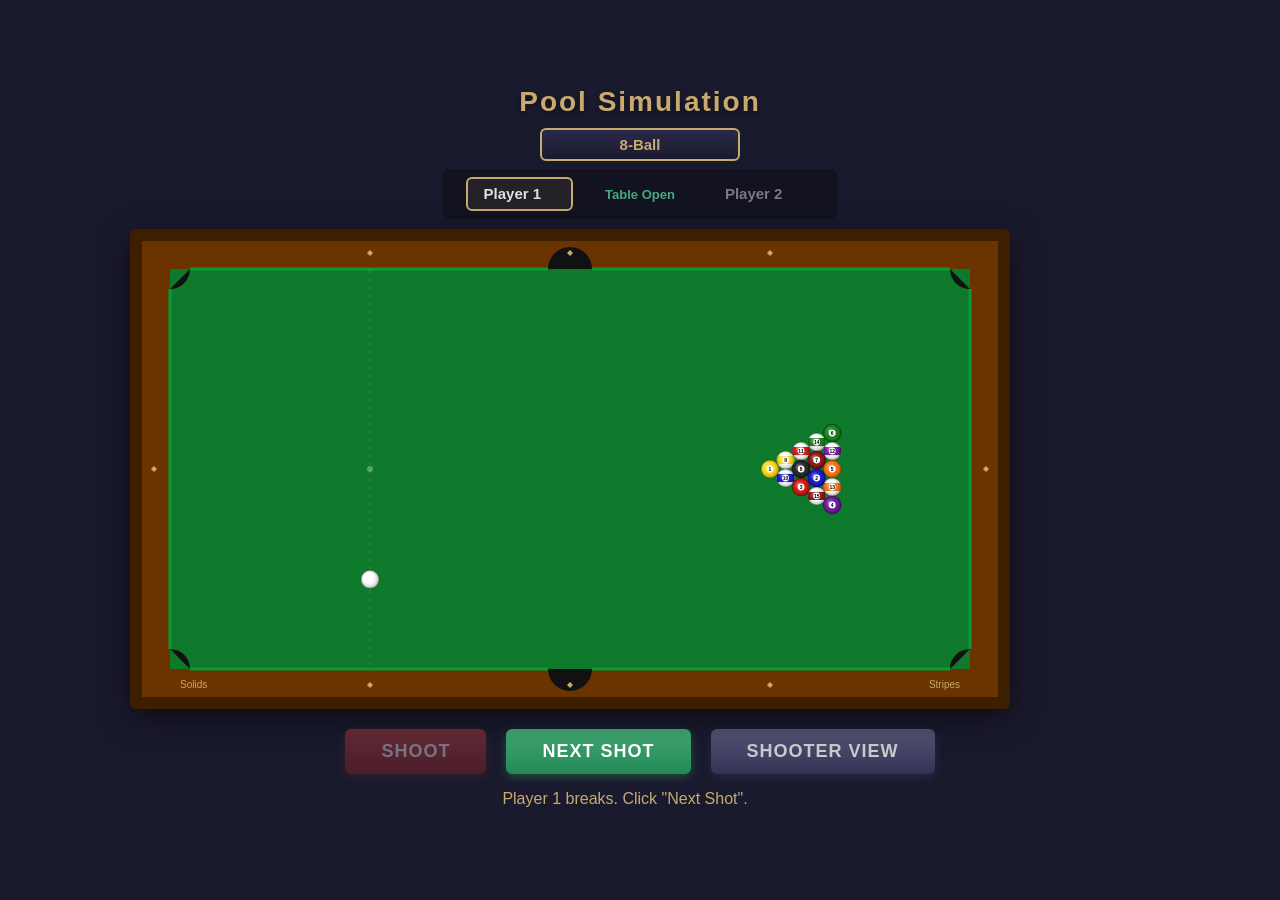
<file: index.html>
<!DOCTYPE html>
<html lang="en">
<head>
  <meta charset="UTF-8">
  <meta name="viewport" content="width=device-width, initial-scale=1.0">
  <title>8-Ball Pool Simulation</title>
  <link rel="stylesheet" href="css/style.css">
  <script>
    window.onerror = function(msg, url, line, col, err) {
      var el = document.getElementById('errorDisplay');
      if (!el) {
        el = document.createElement('div');
        el.id = 'errorDisplay';
        el.style.cssText = 'position:fixed;top:0;left:0;right:0;background:#600;color:#fcc;' +
          'padding:10px;font:13px monospace;z-index:9999;white-space:pre-wrap;max-height:30vh;overflow:auto;';
        document.body.appendChild(el);
      }
      el.textContent += msg + (url ? ' (' + url.split('/').pop() + ':' + line + ')' : '') + '\n';
      return false;
    };
  </script>
</head>
<body>
  <div id="container">
    <h1>Pool Simulation</h1>
    <div id="gameModeBar">
      <select id="gameModeSelect">
        <option value="eight-ball" selected>8-Ball</option>
        <option value="nine-ball">9-Ball</option>
        <option value="fourteen-one">14.1 Continuous</option>
      </select>
    </div>
    <div id="playerBar">
      <div id="player1" class="player-info active">
        <span class="player-name">Player 1</span>
        <span class="player-group"></span>
        <span class="player-indicator"></span>
      </div>
      <div id="tableStatus">Table Open</div>
      <div id="player2" class="player-info">
        <span class="player-name">Player 2</span>
        <span class="player-group"></span>
        <span class="player-indicator"></span>
      </div>
    </div>
    <div id="canvasWrapper">
      <canvas id="poolCanvas"></canvas>
      <canvas id="spinCanvas" width="120" height="130"></canvas>
      <div id="gameOverOverlay">
        <h2 id="gameOverText">Game Over</h2>
        <button id="restartBtn">Play Again</button>
      </div>
    </div>
    <div id="controls">
      <button id="shootBtn" disabled>Shoot</button>
      <button id="nextBtn">Next Shot</button>
      <button id="viewToggle">Shooter View</button>
    </div>
    <div id="info">
      <div id="status">Select a game mode and click "Next Shot" to begin</div>
      <div id="shotInfo"></div>
    </div>
    <div id="foulDisplay"></div>
  </div>

  <script src="js/constants.js?v=25"></script>
  <script src="js/ball.js?v=25"></script>
  <script src="js/table.js?v=25"></script>
  <script src="js/physics.js?v=25"></script>
  <script src="js/renderer.js?v=25"></script>
  <script src="js/ai.js?v=25"></script>
  <script src="js/game.js?v=25"></script>
  <script src="js/main.js?v=25"></script>
</body>
</html>
</file>
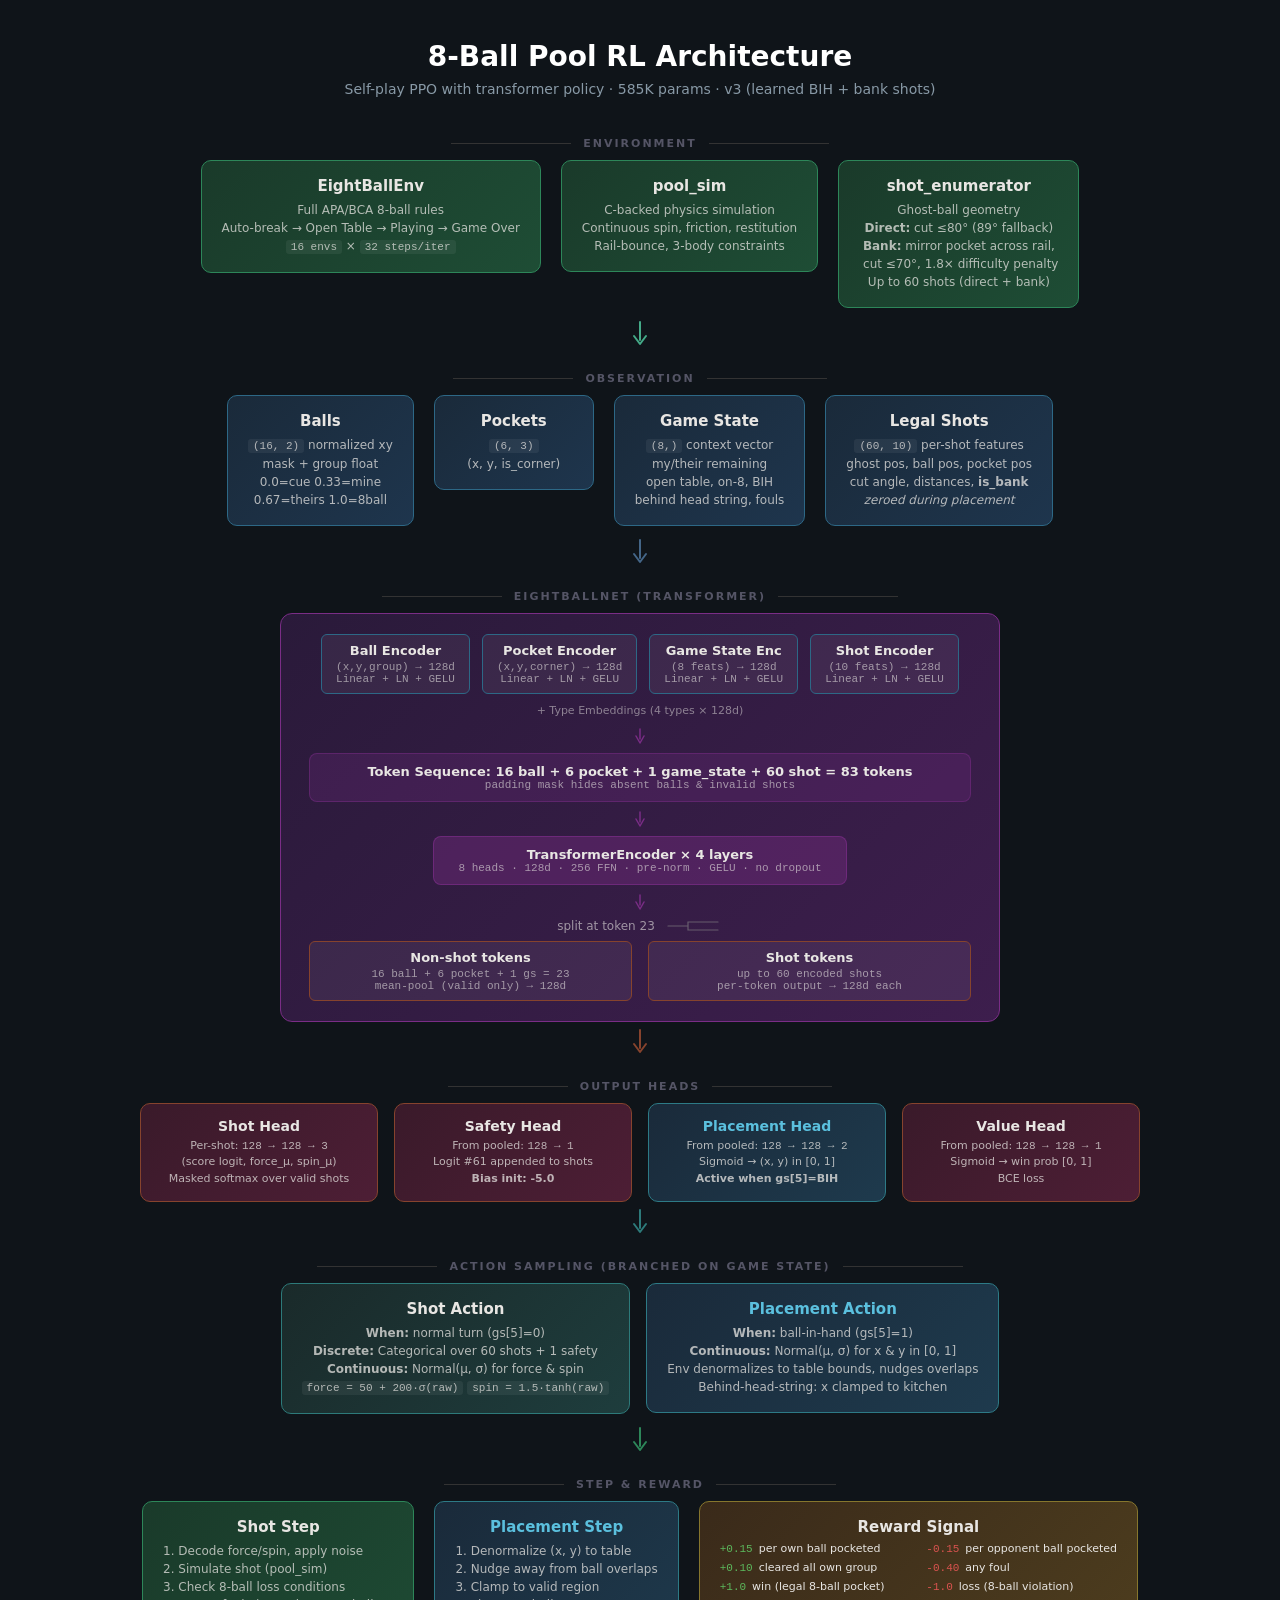
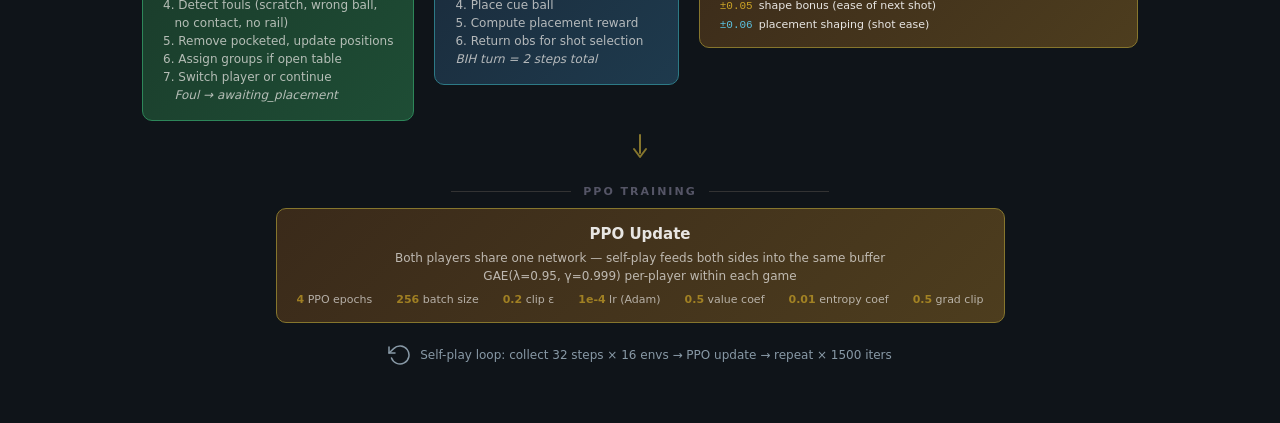
<file: docs/architecture.html>
<!DOCTYPE html>
<html lang="en">
<head>
<meta charset="UTF-8">
<meta name="viewport" content="width=device-width, initial-scale=1.0">
<title>8-Ball RL Architecture</title>
<style>
  * { margin: 0; padding: 0; box-sizing: border-box; }
  body {
    font-family: 'Segoe UI', system-ui, -apple-system, sans-serif;
    background: #0f1419;
    color: #e8e6e3;
    padding: 40px;
    min-height: 100vh;
  }
  h1 {
    text-align: center;
    font-size: 28px;
    font-weight: 600;
    margin-bottom: 8px;
    color: #fff;
  }
  .subtitle {
    text-align: center;
    font-size: 14px;
    color: #8899a6;
    margin-bottom: 40px;
  }
  .diagram {
    max-width: 1200px;
    margin: 0 auto;
    position: relative;
  }

  /* Sections */
  .section {
    display: flex;
    align-items: flex-start;
    justify-content: center;
    gap: 20px;
    margin-bottom: 12px;
    position: relative;
  }
  .section.tight { margin-bottom: 6px; }

  /* Boxes */
  .box {
    border-radius: 10px;
    padding: 16px 20px;
    text-align: center;
    position: relative;
    min-width: 160px;
  }
  .box .label {
    font-weight: 600;
    font-size: 15px;
    margin-bottom: 6px;
  }
  .box .detail {
    font-size: 12px;
    opacity: 0.75;
    line-height: 1.5;
  }
  .box .detail code {
    background: rgba(255,255,255,0.08);
    padding: 1px 5px;
    border-radius: 3px;
    font-size: 11px;
    font-family: 'SF Mono', 'Fira Code', monospace;
  }

  /* Color themes */
  .env {
    background: linear-gradient(135deg, #1a3a2a, #1e4d35);
    border: 1.5px solid #2d8659;
  }
  .obs {
    background: linear-gradient(135deg, #1a2a3a, #1e354d);
    border: 1.5px solid #2d6886;
  }
  .net {
    background: linear-gradient(135deg, #2a1a3a, #3d1e4d);
    border: 1.5px solid #7a2d86;
  }
  .head {
    background: linear-gradient(135deg, #3a1a2a, #4d1e35);
    border: 1.5px solid #86432d;
  }
  .train {
    background: linear-gradient(135deg, #3a2a1a, #4d3d1e);
    border: 1.5px solid #86762d;
  }
  .action {
    background: linear-gradient(135deg, #1a2a2a, #1e3d3d);
    border: 1.5px solid #2d7a7a;
  }
  .sim {
    background: linear-gradient(135deg, #1a3a2a, #1e4d35);
    border: 1.5px solid #2d8659;
  }

  /* Arrows */
  .arrow-down {
    display: flex;
    justify-content: center;
    margin: 6px 0;
  }
  .arrow-down svg { display: block; }

  /* Transformer detail box */
  .transformer-detail {
    background: linear-gradient(135deg, #2a1a3a, #3d1e4d);
    border: 1.5px solid #7a2d86;
    border-radius: 12px;
    padding: 20px 28px;
    max-width: 720px;
    margin: 0 auto;
  }
  .transformer-detail .label {
    font-weight: 600;
    font-size: 16px;
    text-align: center;
    margin-bottom: 14px;
  }
  .tf-inner {
    display: flex;
    flex-direction: column;
    align-items: center;
    gap: 8px;
  }
  .tf-row {
    display: flex;
    gap: 12px;
    align-items: center;
    justify-content: center;
    flex-wrap: wrap;
  }
  .tf-token {
    background: rgba(255,255,255,0.06);
    border: 1px solid rgba(255,255,255,0.12);
    border-radius: 6px;
    padding: 8px 14px;
    font-size: 12px;
    text-align: center;
    min-width: 100px;
  }
  .tf-token .tok-label {
    font-weight: 600;
    font-size: 13px;
    margin-bottom: 3px;
  }
  .tf-token .tok-dim {
    font-size: 11px;
    opacity: 0.6;
    font-family: 'SF Mono', 'Fira Code', monospace;
  }
  .tf-block {
    background: rgba(122, 45, 134, 0.25);
    border: 1px solid rgba(122, 45, 134, 0.5);
    border-radius: 8px;
    padding: 10px 24px;
    font-size: 13px;
    font-weight: 600;
    text-align: center;
  }
  .tf-block .tok-dim {
    font-size: 11px;
    font-weight: 400;
    opacity: 0.6;
    font-family: 'SF Mono', 'Fira Code', monospace;
  }

  /* Split outputs */
  .split-container {
    display: flex;
    gap: 16px;
    justify-content: center;
    align-items: flex-start;
    max-width: 900px;
    margin: 0 auto;
  }
  .split-box {
    flex: 1;
    border-radius: 10px;
    padding: 14px 18px;
    text-align: center;
  }
  .split-box .label { font-weight: 600; font-size: 14px; margin-bottom: 4px; }
  .split-box .detail { font-size: 11px; opacity: 0.75; line-height: 1.5; }

  /* Loop arrow */
  .loop-container {
    position: relative;
    max-width: 1200px;
    margin: 0 auto;
  }
  .loop-arrow {
    position: absolute;
    right: -60px;
    top: 0;
    height: 100%;
    width: 60px;
  }

  /* Big section labels */
  .section-label {
    font-size: 11px;
    font-weight: 700;
    text-transform: uppercase;
    letter-spacing: 2px;
    color: #556;
    text-align: center;
    margin: 24px 0 10px;
    display: flex;
    align-items: center;
    gap: 12px;
    justify-content: center;
  }
  .section-label::before,
  .section-label::after {
    content: '';
    flex: 1;
    max-width: 120px;
    height: 1px;
    background: #333;
  }

  /* Reward/foul detail */
  .detail-grid {
    display: grid;
    grid-template-columns: 1fr 1fr;
    gap: 6px 16px;
    font-size: 11px;
    text-align: left;
    margin-top: 6px;
  }
  .detail-grid .dg-item {
    display: flex;
    gap: 6px;
    align-items: baseline;
  }
  .dg-val {
    font-family: 'SF Mono', 'Fira Code', monospace;
    font-size: 11px;
    white-space: nowrap;
  }
  .dg-pos { color: #5cb85c; }
  .dg-neg { color: #d9534f; }

  /* Connector lines (pure CSS) */
  .connector {
    display: flex;
    justify-content: center;
    height: 20px;
    position: relative;
  }
  .connector::after {
    content: '';
    position: absolute;
    top: 0;
    width: 2px;
    height: 100%;
    background: linear-gradient(to bottom, rgba(255,255,255,0.15), rgba(255,255,255,0.25));
  }

  /* PPO box */
  .ppo-detail {
    display: flex;
    gap: 24px;
    justify-content: center;
    flex-wrap: wrap;
    margin-top: 8px;
  }
  .ppo-param {
    font-size: 11px;
    opacity: 0.7;
  }
  .ppo-param strong {
    opacity: 1;
    color: #c9a227;
  }

  /* Self-play loop indicator */
  .loop-indicator {
    display: flex;
    align-items: center;
    justify-content: center;
    gap: 8px;
    margin: 20px 0 10px;
    font-size: 12px;
    color: #8899a6;
  }
  .loop-indicator .loop-icon {
    width: 24px;
    height: 24px;
  }
</style>
</head>
<body>
  <h1>8-Ball Pool RL Architecture</h1>
  <p class="subtitle">Self-play PPO with transformer policy &middot; 585K params &middot; v3 (learned BIH + bank shots)</p>

  <div class="diagram">

    <!-- ═══════════════ ENVIRONMENT ═══════════════ -->
    <div class="section-label">Environment</div>

    <div class="section">
      <div class="box env" style="min-width:280px;">
        <div class="label">EightBallEnv</div>
        <div class="detail">
          Full APA/BCA 8-ball rules<br>
          Auto-break &rarr; Open Table &rarr; Playing &rarr; Game Over<br>
          <code>16 envs</code> &times; <code>32 steps/iter</code>
        </div>
      </div>
      <div class="box sim" style="min-width:200px;">
        <div class="label">pool_sim</div>
        <div class="detail">
          C-backed physics simulation<br>
          Continuous spin, friction, restitution<br>
          Rail-bounce, 3-body constraints
        </div>
      </div>
      <div class="box env" style="min-width:240px;">
        <div class="label">shot_enumerator</div>
        <div class="detail">
          Ghost-ball geometry<br>
          <strong>Direct:</strong> cut &le;80&deg; (89&deg; fallback)<br>
          <strong>Bank:</strong> mirror pocket across rail,<br>
          &nbsp;cut &le;70&deg;, 1.8&times; difficulty penalty<br>
          Up to 60 shots (direct + bank)
        </div>
      </div>
    </div>

    <div class="arrow-down">
      <svg width="24" height="28" viewBox="0 0 24 28">
        <path d="M12 2 L12 20 M6 16 L12 24 L18 16" stroke="#4a8" stroke-width="2" fill="none" stroke-linecap="round" stroke-linejoin="round"/>
      </svg>
    </div>

    <!-- ═══════════════ OBSERVATION ═══════════════ -->
    <div class="section-label">Observation</div>

    <div class="section">
      <div class="box obs">
        <div class="label">Balls</div>
        <div class="detail">
          <code>(16, 2)</code> normalized xy<br>
          mask + group float<br>
          0.0=cue 0.33=mine<br>
          0.67=theirs 1.0=8ball
        </div>
      </div>
      <div class="box obs">
        <div class="label">Pockets</div>
        <div class="detail">
          <code>(6, 3)</code><br>
          (x, y, is_corner)
        </div>
      </div>
      <div class="box obs">
        <div class="label">Game State</div>
        <div class="detail">
          <code>(8,)</code> context vector<br>
          my/their remaining<br>
          open table, on-8, BIH<br>
          behind head string, fouls
        </div>
      </div>
      <div class="box obs">
        <div class="label">Legal Shots</div>
        <div class="detail">
          <code>(60, 10)</code> per-shot features<br>
          ghost pos, ball pos, pocket pos<br>
          cut angle, distances, <strong>is_bank</strong><br>
          <em>zeroed during placement</em>
        </div>
      </div>
    </div>

    <div class="arrow-down">
      <svg width="24" height="28" viewBox="0 0 24 28">
        <path d="M12 2 L12 20 M6 16 L12 24 L18 16" stroke="#468" stroke-width="2" fill="none" stroke-linecap="round" stroke-linejoin="round"/>
      </svg>
    </div>

    <!-- ═══════════════ NETWORK ═══════════════ -->
    <div class="section-label">EightBallNet (Transformer)</div>

    <div class="transformer-detail">
      <div class="tf-inner">

        <!-- Encoders -->
        <div class="tf-row">
          <div class="tf-token" style="border-color:#2d6886;">
            <div class="tok-label">Ball Encoder</div>
            <div class="tok-dim">(x,y,group) &rarr; 128d</div>
            <div class="tok-dim">Linear + LN + GELU</div>
          </div>
          <div class="tf-token" style="border-color:#2d6886;">
            <div class="tok-label">Pocket Encoder</div>
            <div class="tok-dim">(x,y,corner) &rarr; 128d</div>
            <div class="tok-dim">Linear + LN + GELU</div>
          </div>
          <div class="tf-token" style="border-color:#2d6886;">
            <div class="tok-label">Game State Enc</div>
            <div class="tok-dim">(8 feats) &rarr; 128d</div>
            <div class="tok-dim">Linear + LN + GELU</div>
          </div>
          <div class="tf-token" style="border-color:#2d6886;">
            <div class="tok-label">Shot Encoder</div>
            <div class="tok-dim">(10 feats) &rarr; 128d</div>
            <div class="tok-dim">Linear + LN + GELU</div>
          </div>
        </div>

        <div style="font-size:11px; opacity:0.5; margin: 2px 0;">+ Type Embeddings (4 types &times; 128d)</div>

        <svg width="24" height="18" viewBox="0 0 24 18">
          <path d="M12 2 L12 12 M8 9 L12 16 L16 9" stroke="#7a2d86" stroke-width="1.5" fill="none" stroke-linecap="round" stroke-linejoin="round"/>
        </svg>

        <!-- Token sequence -->
        <div class="tf-block" style="width:100%;">
          Token Sequence: 16 ball + 6 pocket + 1 game_state + 60 shot = <strong>83 tokens</strong>
          <br><div class="tok-dim">padding mask hides absent balls &amp; invalid shots</div>
        </div>

        <svg width="24" height="18" viewBox="0 0 24 18">
          <path d="M12 2 L12 12 M8 9 L12 16 L16 9" stroke="#7a2d86" stroke-width="1.5" fill="none" stroke-linecap="round" stroke-linejoin="round"/>
        </svg>

        <!-- Transformer -->
        <div class="tf-block" style="background:rgba(122,45,134,0.4); border-color:rgba(122,45,134,0.7);">
          TransformerEncoder &times; 4 layers
          <br><div class="tok-dim">8 heads &middot; 128d &middot; 256 FFN &middot; pre-norm &middot; GELU &middot; no dropout</div>
        </div>

        <svg width="24" height="18" viewBox="0 0 24 18">
          <path d="M12 2 L12 12 M8 9 L12 16 L16 9" stroke="#7a2d86" stroke-width="1.5" fill="none" stroke-linecap="round" stroke-linejoin="round"/>
        </svg>

        <!-- Split -->
        <div style="display:flex; gap:8px; align-items:center; font-size:12px; opacity:0.6;">
          <span>split at token 23</span>
          <svg width="60" height="12" viewBox="0 0 60 12">
            <path d="M5 6 L25 6 M25 6 L25 2 L55 2 M25 6 L25 10 L55 10" stroke="#888" stroke-width="1.2" fill="none" stroke-linecap="round"/>
          </svg>
        </div>

        <div style="display:flex; gap:16px; width:100%;">
          <div class="tf-token" style="flex:1; border-color:#86432d;">
            <div class="tok-label">Non-shot tokens</div>
            <div class="tok-dim">16 ball + 6 pocket + 1 gs = 23</div>
            <div class="tok-dim">mean-pool (valid only) &rarr; 128d</div>
          </div>
          <div class="tf-token" style="flex:1; border-color:#86432d;">
            <div class="tok-label">Shot tokens</div>
            <div class="tok-dim">up to 60 encoded shots</div>
            <div class="tok-dim">per-token output &rarr; 128d each</div>
          </div>
        </div>
      </div>
    </div>

    <div class="arrow-down">
      <svg width="24" height="28" viewBox="0 0 24 28">
        <path d="M12 2 L12 20 M6 16 L12 24 L18 16" stroke="#86432d" stroke-width="2" fill="none" stroke-linecap="round" stroke-linejoin="round"/>
      </svg>
    </div>

    <!-- ═══════════════ OUTPUT HEADS ═══════════════ -->
    <div class="section-label">Output Heads</div>

    <div class="split-container" style="max-width:1000px;">
      <div class="split-box head">
        <div class="label">Shot Head</div>
        <div class="detail">
          Per-shot: <code>128 &rarr; 128 &rarr; 3</code><br>
          (score logit, force_&mu;, spin_&mu;)<br>
          Masked softmax over valid shots
        </div>
      </div>
      <div class="split-box head">
        <div class="label">Safety Head</div>
        <div class="detail">
          From pooled: <code>128 &rarr; 1</code><br>
          Logit #61 appended to shots<br>
          <strong>Bias init: -5.0</strong>
        </div>
      </div>
      <div class="split-box" style="background: linear-gradient(135deg, #1a2a3a, #1e3a4d); border: 1.5px solid #2d7a86; border-radius: 10px;">
        <div class="label" style="color:#5bc0de;">Placement Head</div>
        <div class="detail">
          From pooled: <code>128 &rarr; 128 &rarr; 2</code><br>
          Sigmoid &rarr; (x, y) in [0, 1]<br>
          <strong>Active when gs[5]=BIH</strong>
        </div>
      </div>
      <div class="split-box head">
        <div class="label">Value Head</div>
        <div class="detail">
          From pooled: <code>128 &rarr; 128 &rarr; 1</code><br>
          Sigmoid &rarr; win prob [0, 1]<br>
          BCE loss
        </div>
      </div>
    </div>

    <div class="arrow-down">
      <svg width="24" height="28" viewBox="0 0 24 28">
        <path d="M12 2 L12 20 M6 16 L12 24 L18 16" stroke="#2d7a7a" stroke-width="2" fill="none" stroke-linecap="round" stroke-linejoin="round"/>
      </svg>
    </div>

    <!-- ═══════════════ ACTION ═══════════════ -->
    <div class="section-label">Action Sampling (branched on game state)</div>

    <div class="section" style="gap:16px;">
      <div class="box action" style="min-width:340px;">
        <div class="label">Shot Action</div>
        <div class="detail">
          <strong>When:</strong> normal turn (gs[5]=0)<br>
          <strong>Discrete:</strong> Categorical over 60 shots + 1 safety<br>
          <strong>Continuous:</strong> Normal(&mu;, &sigma;) for force &amp; spin<br>
          <code>force = 50 + 200&middot;&sigma;(raw)</code> <code>spin = 1.5&middot;tanh(raw)</code>
        </div>
      </div>
      <div class="box" style="min-width:320px; background: linear-gradient(135deg, #1a2a3a, #1e3a4d); border: 1.5px solid #2d7a86; border-radius: 10px;">
        <div class="label" style="color:#5bc0de;">Placement Action</div>
        <div class="detail">
          <strong>When:</strong> ball-in-hand (gs[5]=1)<br>
          <strong>Continuous:</strong> Normal(&mu;, &sigma;) for x &amp; y in [0, 1]<br>
          Env denormalizes to table bounds, nudges overlaps<br>
          Behind-head-string: x clamped to kitchen
        </div>
      </div>
    </div>

    <div class="arrow-down">
      <svg width="24" height="28" viewBox="0 0 24 28">
        <path d="M12 2 L12 20 M6 16 L12 24 L18 16" stroke="#2d8659" stroke-width="2" fill="none" stroke-linecap="round" stroke-linejoin="round"/>
      </svg>
    </div>

    <!-- ═══════════════ STEP + REWARD ═══════════════ -->
    <div class="section-label">Step &amp; Reward</div>

    <div class="section">
      <div class="box sim" style="min-width:240px;">
        <div class="label">Shot Step</div>
        <div class="detail" style="text-align:left;">
          1. Decode force/spin, apply noise<br>
          2. Simulate shot (pool_sim)<br>
          3. Check 8-ball loss conditions<br>
          4. Detect fouls (scratch, wrong ball,<br>
          &nbsp;&nbsp;&nbsp;no contact, no rail)<br>
          5. Remove pocketed, update positions<br>
          6. Assign groups if open table<br>
          7. Switch player or continue<br>
          &nbsp;&nbsp;&nbsp;<em>Foul &rarr; awaiting_placement</em>
        </div>
      </div>
      <div class="box" style="min-width:200px; background: linear-gradient(135deg, #1a2a3a, #1e3a4d); border: 1.5px solid #2d7a86; border-radius: 10px;">
        <div class="label" style="color:#5bc0de;">Placement Step</div>
        <div class="detail" style="text-align:left;">
          1. Denormalize (x, y) to table<br>
          2. Nudge away from ball overlaps<br>
          3. Clamp to valid region<br>
          4. Place cue ball<br>
          5. Compute placement reward<br>
          6. Return obs for shot selection<br>
          <em>BIH turn = 2 steps total</em>
        </div>
      </div>
      <div class="box train" style="min-width:300px;">
        <div class="label">Reward Signal</div>
        <div class="detail-grid">
          <div class="dg-item"><span class="dg-val dg-pos">+0.15</span> per own ball pocketed</div>
          <div class="dg-item"><span class="dg-val dg-neg">-0.15</span> per opponent ball pocketed</div>
          <div class="dg-item"><span class="dg-val dg-pos">+0.10</span> cleared all own group</div>
          <div class="dg-item"><span class="dg-val dg-neg">-0.40</span> any foul</div>
          <div class="dg-item"><span class="dg-val dg-pos">+1.0</span> win (legal 8-ball pocket)</div>
          <div class="dg-item"><span class="dg-val dg-neg">-1.0</span> loss (8-ball violation)</div>
          <div class="dg-item" style="grid-column: span 2;"><span class="dg-val" style="color:#c9a227;">&plusmn;0.05</span> shape bonus (ease of next shot)</div>
          <div class="dg-item" style="grid-column: span 2;"><span class="dg-val" style="color:#5bc0de;">&plusmn;0.06</span> placement shaping (shot ease)</div>
        </div>
      </div>
    </div>

    <div class="arrow-down">
      <svg width="24" height="28" viewBox="0 0 24 28">
        <path d="M12 2 L12 20 M6 16 L12 24 L18 16" stroke="#86762d" stroke-width="2" fill="none" stroke-linecap="round" stroke-linejoin="round"/>
      </svg>
    </div>

    <!-- ═══════════════ PPO TRAINING ═══════════════ -->
    <div class="section-label">PPO Training</div>

    <div class="section">
      <div class="box train" style="min-width:640px;">
        <div class="label">PPO Update</div>
        <div class="detail">
          Both players share one network &mdash; self-play feeds both sides into the same buffer<br>
          GAE(&lambda;=0.95, &gamma;=0.999) per-player within each game
        </div>
        <div class="ppo-detail">
          <span class="ppo-param"><strong>4</strong> PPO epochs</span>
          <span class="ppo-param"><strong>256</strong> batch size</span>
          <span class="ppo-param"><strong>0.2</strong> clip &epsilon;</span>
          <span class="ppo-param"><strong>1e-4</strong> lr (Adam)</span>
          <span class="ppo-param"><strong>0.5</strong> value coef</span>
          <span class="ppo-param"><strong>0.01</strong> entropy coef</span>
          <span class="ppo-param"><strong>0.5</strong> grad clip</span>
        </div>
      </div>
    </div>

    <!-- Loop arrow -->
    <div class="loop-indicator">
      <svg class="loop-icon" viewBox="0 0 24 24" fill="none" stroke="#8899a6" stroke-width="1.5" stroke-linecap="round" stroke-linejoin="round">
        <path d="M1 4v6h6"/>
        <path d="M3.51 15a9 9 0 1 0 2.13-9.36L1 10"/>
      </svg>
      Self-play loop: collect 32 steps &times; 16 envs &rarr; PPO update &rarr; repeat &times; 1500 iters
    </div>

  </div>
</body>
</html>
</file>
<file: css/style.css>
* {
  margin: 0;
  padding: 0;
  box-sizing: border-box;
}

body {
  background: #1a1a2e;
  color: #e0e0e0;
  font-family: 'Segoe UI', Tahoma, Geneva, Verdana, sans-serif;
  display: flex;
  justify-content: center;
  align-items: center;
  min-height: 100vh;
}

#container {
  text-align: center;
  position: relative;
  display: flex;
  flex-direction: column;
  align-items: center;
}

h1 {
  margin-bottom: 10px;
  font-size: 28px;
  color: #c8a96e;
  text-shadow: 0 2px 4px rgba(0, 0, 0, 0.5);
  letter-spacing: 2px;
}

/* Game mode selector */
#gameModeBar {
  margin-bottom: 8px;
}

#gameModeSelect {
  padding: 6px 16px;
  font-size: 15px;
  font-weight: bold;
  background: linear-gradient(to bottom, #2a2a4a, #1a1a2e);
  color: #c8a96e;
  border: 2px solid #c8a96e;
  border-radius: 6px;
  cursor: pointer;
  appearance: none;
  -webkit-appearance: none;
  text-align: center;
  min-width: 200px;
}

#gameModeSelect:focus {
  outline: none;
  border-color: #e0c080;
}

#gameModeSelect option {
  background: #1a1a2e;
  color: #e0e0e0;
}

/* Player bar -- centered under the title */
#playerBar {
  display: inline-flex;
  justify-content: center;
  align-items: center;
  gap: 20px;
  margin-bottom: 10px;
  padding: 8px 24px;
  background: rgba(0, 0, 0, 0.3);
  border-radius: 8px;
}

.player-info {
  padding: 6px 16px;
  border-radius: 6px;
  border: 2px solid transparent;
  opacity: 0.5;
  transition: all 0.2s;
}

.player-info.active {
  opacity: 1;
  border-color: #c8a96e;
  background: rgba(200, 169, 110, 0.1);
}

.player-name {
  font-weight: bold;
  font-size: 15px;
  color: #e0e0e0;
  margin-right: 8px;
}

.player-group {
  font-size: 12px;
  color: #aaa;
  margin-right: 6px;
}

.player-indicator {
  font-size: 11px;
  color: #c8a96e;
  font-style: italic;
}

#tableStatus {
  font-size: 13px;
  font-weight: bold;
  color: #4a7;
  padding: 4px 12px;
}

#tableStatus.open {
  color: #4a7;
}

#foulDisplay {
  display: none;
  margin-top: 8px;
  padding: 8px 20px;
  background: rgba(200, 50, 50, 0.2);
  border: 1px solid rgba(200, 50, 50, 0.5);
  border-radius: 6px;
  color: #ff6666;
  font-weight: bold;
  font-size: 14px;
}

#canvasWrapper {
  position: relative;
  display: inline-block;
  border-radius: 8px;
  box-shadow: 0 8px 32px rgba(0, 0, 0, 0.6), inset 0 0 0 2px rgba(200, 169, 110, 0.2);
  margin-right: 140px;
}

#poolCanvas {
  display: block;
  border-radius: 6px;
}

#spinCanvas {
  position: absolute;
  top: 10px;
  right: -135px;
}

#controls {
  margin-top: 20px;
  display: flex;
  justify-content: center;
  gap: 20px;
}

#controls button {
  padding: 12px 36px;
  font-size: 18px;
  font-weight: bold;
  border: none;
  border-radius: 6px;
  cursor: pointer;
  transition: all 0.15s ease;
  text-transform: uppercase;
  letter-spacing: 1px;
}

#controls button:disabled {
  opacity: 0.4;
  cursor: not-allowed;
}

#shootBtn {
  background: linear-gradient(to bottom, #c44, #922);
  color: #fff;
  box-shadow: 0 3px 8px rgba(180, 50, 50, 0.4);
}

#shootBtn:hover:not(:disabled) {
  background: linear-gradient(to bottom, #d55, #a33);
  box-shadow: 0 4px 12px rgba(200, 60, 60, 0.6);
  transform: translateY(-1px);
}

#nextBtn {
  background: linear-gradient(to bottom, #4a7, #285);
  color: #fff;
  box-shadow: 0 3px 8px rgba(50, 150, 80, 0.4);
}

#nextBtn:hover:not(:disabled) {
  background: linear-gradient(to bottom, #5b8, #396);
  box-shadow: 0 4px 12px rgba(60, 170, 90, 0.6);
  transform: translateY(-1px);
}

#viewToggle {
  background: linear-gradient(to bottom, #557, #335);
  color: #ccc;
  box-shadow: 0 3px 8px rgba(60, 60, 100, 0.4);
}

#viewToggle:hover {
  background: linear-gradient(to bottom, #668, #446);
  box-shadow: 0 4px 12px rgba(70, 70, 120, 0.6);
  transform: translateY(-1px);
}

#info {
  margin-top: 16px;
  display: flex;
  justify-content: center;
  align-items: center;
  gap: 30px;
}

#status {
  font-size: 16px;
  color: #c8a96e;
  min-height: 24px;
}

#shotInfo {
  font-size: 13px;
  color: #999;
  min-height: 20px;
}

#gameOverOverlay {
  display: none;
  position: absolute;
  top: 50%;
  left: 50%;
  transform: translate(-50%, -50%);
  background: rgba(0, 0, 0, 0.85);
  padding: 40px 60px;
  border-radius: 12px;
  border: 2px solid #c8a96e;
  z-index: 10;
}

#gameOverOverlay h2 {
  font-size: 36px;
  color: #c8a96e;
  margin-bottom: 16px;
}

#restartBtn {
  padding: 10px 30px;
  font-size: 16px;
  background: linear-gradient(to bottom, #c8a96e, #a08040);
  border: none;
  border-radius: 6px;
  color: #1a1a2e;
  font-weight: bold;
  cursor: pointer;
}

#restartBtn:hover {
  background: linear-gradient(to bottom, #d8b97e, #b09050);
}
</file>
